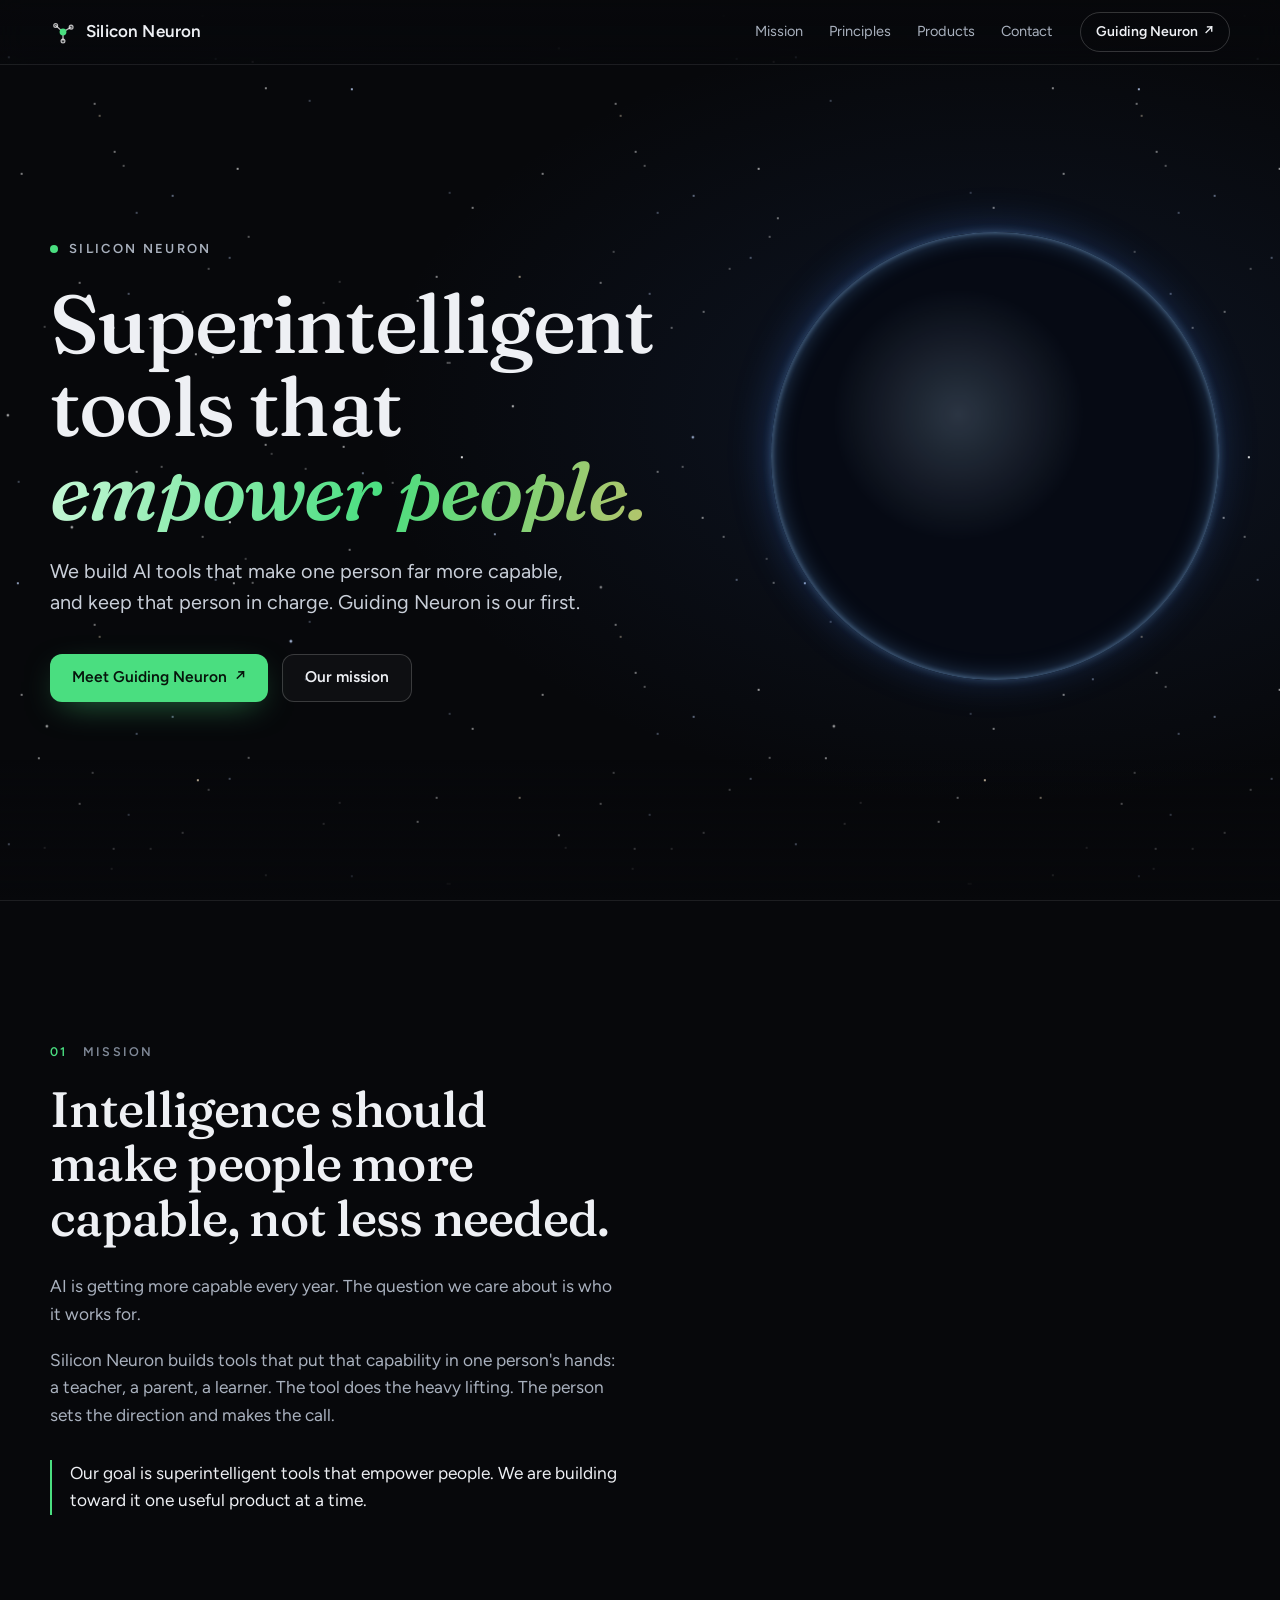
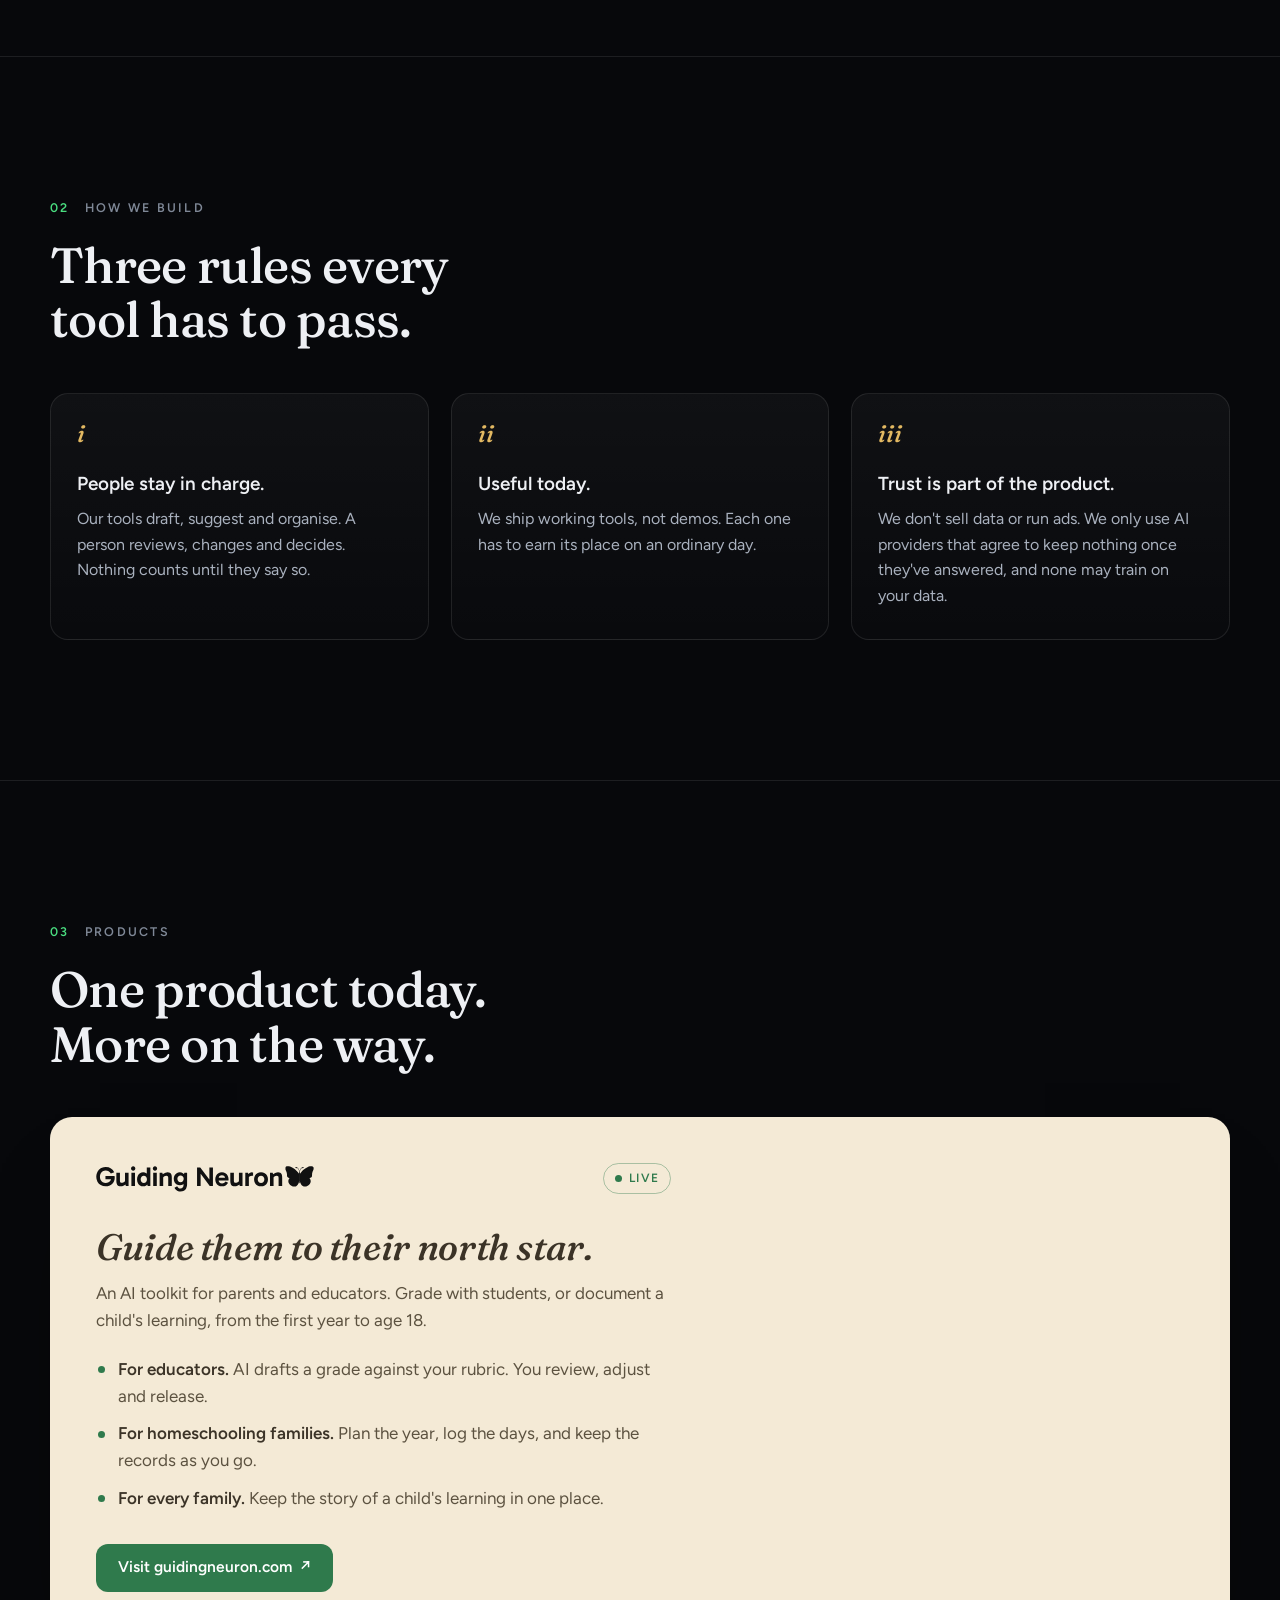
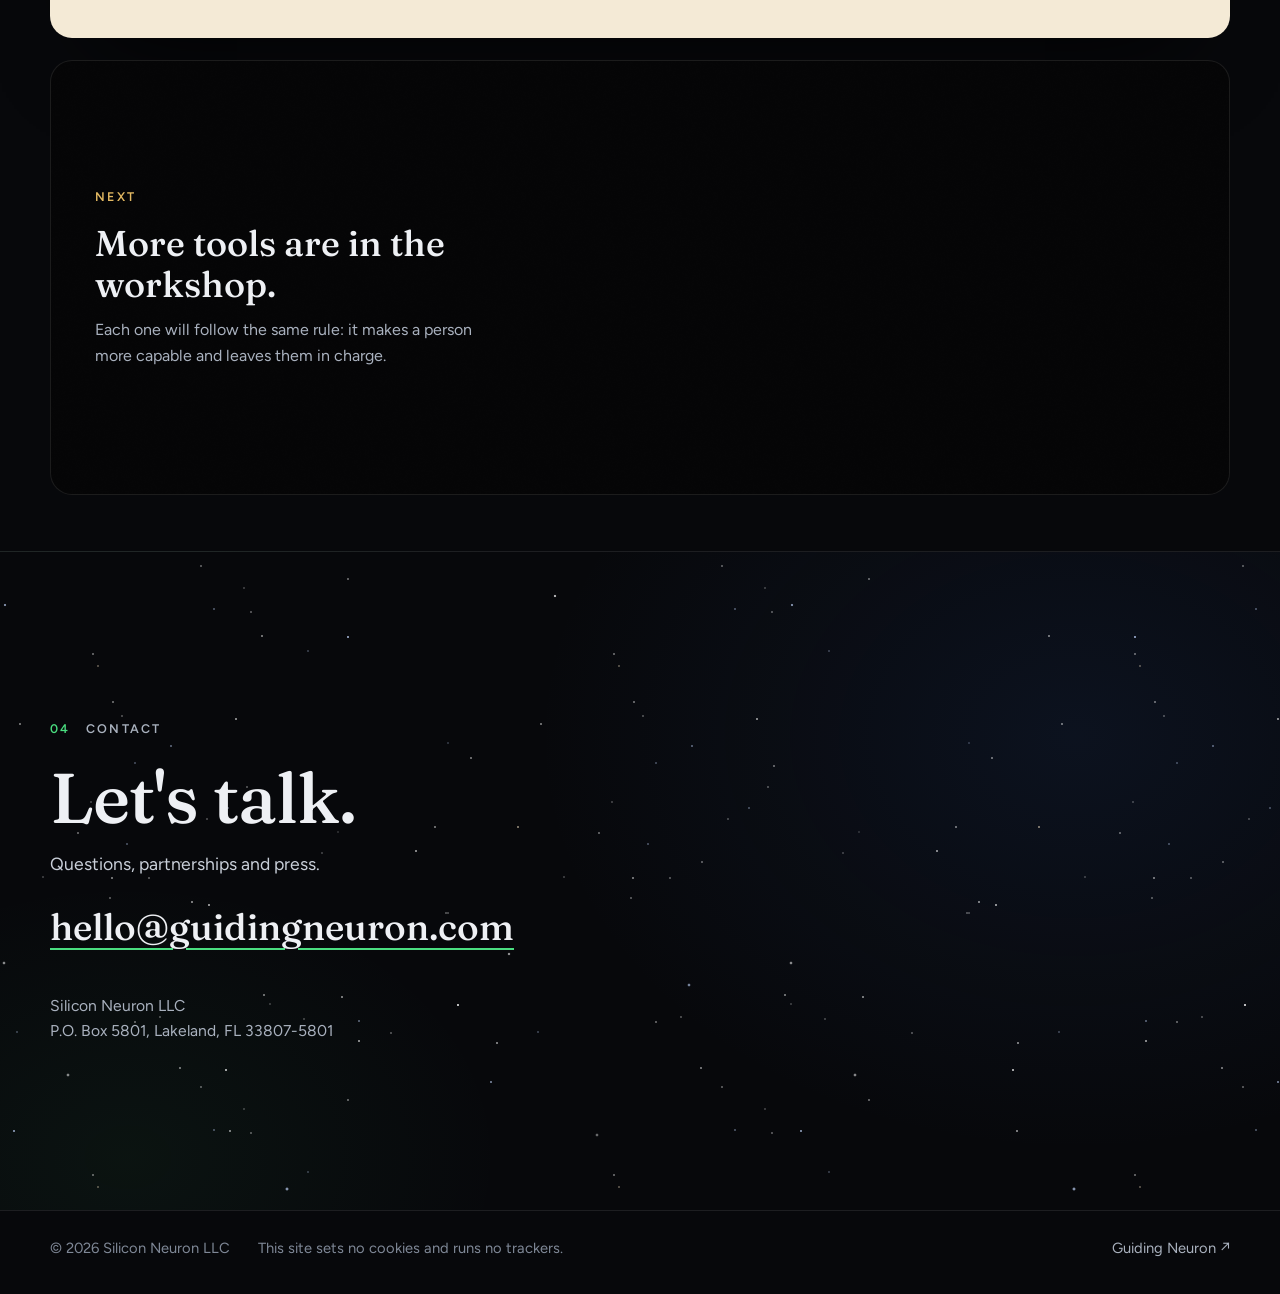
<file: index.html>
<!doctype html>
<html lang="en">
<head>
<meta charset="utf-8">
<meta name="viewport" content="width=device-width, initial-scale=1">
<!-- Plain files and one small script of our own; nothing is loaded from another company. The policy below says so to the browser. -->
<meta http-equiv="Content-Security-Policy" content="default-src 'none'; script-src 'self'; style-src 'self'; font-src 'self'; img-src 'self'; base-uri 'none'; form-action 'none'">
<meta name="referrer" content="strict-origin-when-cross-origin">
<title>Silicon Neuron — superintelligent tools that empower people</title>
<meta name="description" content="Silicon Neuron builds AI tools that make one person far more capable, and keep that person in charge. Guiding Neuron is our first product.">
<link rel="canonical" href="https://www.siliconneuron.com/">
<meta name="theme-color" content="#07080b">
<meta name="color-scheme" content="dark">
<meta property="og:type" content="website">
<meta property="og:site_name" content="Silicon Neuron">
<meta property="og:title" content="Silicon Neuron — superintelligent tools that empower people">
<meta property="og:description" content="AI tools that make one person far more capable, and keep that person in charge. Guiding Neuron is our first product.">
<meta property="og:url" content="https://www.siliconneuron.com/">
<meta property="og:image" content="https://www.siliconneuron.com/img/og.jpg">
<meta property="og:image:width" content="1200">
<meta property="og:image:height" content="630">
<meta name="twitter:card" content="summary_large_image">
<link rel="icon" href="/favicon.svg" type="image/svg+xml">
<link rel="preload" href="/fonts/Fraunces-Medium.ttf" as="font" type="font/ttf" crossorigin>
<link rel="preload" href="/fonts/Figtree-Regular.ttf" as="font" type="font/ttf" crossorigin>
<link rel="stylesheet" href="/stars.css">
<link rel="stylesheet" href="/styles.css">
<script src="/space.js" defer></script>
</head>
<body>
<a class="skip" href="#main">Skip to content</a>

<header class="top">
  <div class="wrap top-row">
    <a class="brand" href="/" aria-label="Silicon Neuron, home">
      <svg class="brand-mark" viewBox="0 0 32 32" aria-hidden="true" focusable="false">
        <g fill="none" stroke="currentColor" stroke-width="1.6" stroke-linecap="round">
          <path d="M16 16 7 8M16 16l10-6M16 16v11"/>
          <circle cx="7" cy="8" r="2.3"/><circle cx="26" cy="10" r="2.3"/><circle cx="16" cy="27" r="2.3"/>
        </g>
        <circle class="brand-core" cx="16" cy="16" r="4.2"/>
      </svg>
      <span>Silicon Neuron</span>
    </a>
    <nav class="nav" aria-label="Sections">
      <a href="#mission">Mission</a>
      <a href="#principles">Principles</a>
      <a href="#products">Products</a>
      <a href="#contact">Contact</a>
    </nav>
    <a class="pill" href="https://guidingneuron.com" rel="noopener">Guiding Neuron <span aria-hidden="true">↗</span></a>
  </div>
</header>

<main id="main">

  <section class="hero" aria-labelledby="hero-title">
    <div class="stars" aria-hidden="true"></div>
    <div class="earth-wrap" aria-hidden="true">
      <div class="earth">
        <img class="earth-surface" src="/img/earth-1200.webp" srcset="/img/earth-720.webp 720w, /img/earth-1200.webp 1200w" sizes="(max-width: 760px) 74vw, 36vw" alt="" width="1200" height="1200" decoding="async" fetchpriority="high">
        <div class="earth-night"></div>
        <div class="earth-glint"></div>
        <div class="earth-air"></div>
      </div>
    </div>
    <div class="wrap hero-body">
      <p class="eyebrow"><span class="dot" aria-hidden="true"></span>Silicon Neuron</p>
      <h1 id="hero-title">Superintelligent tools that <em>empower people.</em></h1>
      <p class="lede">We build AI tools that make one person far more capable, and keep that person in charge. Guiding Neuron is our first.</p>
      <div class="cta-row">
        <a class="btn btn-primary" href="https://guidingneuron.com" rel="noopener">Meet Guiding Neuron <span aria-hidden="true">↗</span></a>
        <a class="btn btn-ghost" href="#mission">Our mission</a>
      </div>
    </div>
  </section>

  <section class="section" id="mission" aria-labelledby="mission-title">
    <div class="wrap split">
      <div class="split-text">
        <p class="label"><span class="num">01</span> Mission</p>
        <h2 id="mission-title">Intelligence should make people more capable, not less needed.</h2>
        <p>AI is getting more capable every year. The question we care about is who it works for.</p>
        <p>Silicon Neuron builds tools that put that capability in one person's hands: a teacher, a parent, a learner. The tool does the heavy lifting. The person sets the direction and makes the call.</p>
        <p class="goal">Our goal is superintelligent tools that empower people. We are building toward it one useful product at a time.</p>
      </div>
      <figure class="split-art">
        <img src="/img/dandelion.webp" alt="A dandelion seed head glowing in the dark, a few of its seeds lifting away on the air." width="1000" height="730" loading="lazy" decoding="async">
      </figure>
    </div>
  </section>

  <section class="section" id="principles" aria-labelledby="principles-title">
    <div class="wrap">
      <p class="label"><span class="num">02</span> How we build</p>
      <h2 id="principles-title" class="narrow">Three rules every tool has to pass.</h2>
      <ol class="rules">
        <li>
          <span class="rule-num" aria-hidden="true">i</span>
          <h3>People stay in charge.</h3>
          <p>Our tools draft, suggest and organise. A person reviews, changes and decides. Nothing counts until they say so.</p>
        </li>
        <li>
          <span class="rule-num" aria-hidden="true">ii</span>
          <h3>Useful today.</h3>
          <p>We ship working tools, not demos. Each one has to earn its place on an ordinary day.</p>
        </li>
        <li>
          <span class="rule-num" aria-hidden="true">iii</span>
          <h3>Trust is part of the product.</h3>
          <p>We don't sell data or run ads. We only use AI providers that agree to keep nothing once they've answered, and none may train on your data.</p>
        </li>
      </ol>
    </div>
  </section>

  <section class="section" id="products" aria-labelledby="products-title">
    <div class="wrap">
      <p class="label"><span class="num">03</span> Products</p>
      <h2 id="products-title" class="narrow">One product today. More on the way.</h2>

      <div class="products">
        <article class="paper" aria-labelledby="gn-title">
          <div class="paper-text">
            <div class="paper-head">
              <img class="gn-logo" src="/guiding-neuron-logo.svg" alt="Guiding Neuron" width="798" height="95">
              <span class="live"><span class="live-dot" aria-hidden="true"></span>Live</span>
            </div>
            <h3 id="gn-title" class="paper-tag">Guide them to their north star.</h3>
            <p class="paper-lede">An AI toolkit for parents and educators. Grade with students, or document a child's learning, from the first year to age 18.</p>
            <ul class="paper-list">
              <li><strong>For educators.</strong> AI drafts a grade against your rubric. You review, adjust and release.</li>
              <li><strong>For homeschooling families.</strong> Plan the year, log the days, and keep the records as you go.</li>
              <li><strong>For every family.</strong> Keep the story of a child's learning in one place.</li>
            </ul>
            <a class="btn btn-paper" href="https://guidingneuron.com" rel="noopener">Visit guidingneuron.com <span aria-hidden="true">↗</span></a>
          </div>
          <figure class="paper-art">
            <img src="/img/pinwheel.webp" alt="A child's paper pinwheel standing in tall grass at dusk, catching the last of the light." width="820" height="800" loading="lazy" decoding="async">
          </figure>
        </article>

        <article class="next" aria-labelledby="next-title">
          <img class="next-art" src="/img/daisy.webp" alt="A single daisy growing from dark soil in a shaft of light." width="1248" height="832" loading="lazy" decoding="async">
          <div class="next-text">
            <p class="next-label">Next</p>
            <h3 id="next-title">More tools are in the workshop.</h3>
            <p>Each one will follow the same rule: it makes a person more capable and leaves them in charge.</p>
          </div>
        </article>
      </div>
    </div>
  </section>

  <section class="contact" id="contact" aria-labelledby="contact-title">
    <div class="stars" aria-hidden="true"></div>
    <div class="wrap contact-body">
      <p class="label"><span class="num">04</span> Contact</p>
      <h2 id="contact-title">Let's talk.</h2>
      <p class="contact-lede">Questions, partnerships and press.</p>
      <a class="mail" href="mailto:hello@guidingneuron.com">hello@guidingneuron.com</a>
      <address>Silicon Neuron LLC<br>P.O. Box 5801, Lakeland, FL 33807-5801</address>
    </div>
  </section>

</main>

<footer class="foot">
  <div class="wrap foot-row">
    <p>© 2026 Silicon Neuron LLC</p>
    <p class="foot-note">This site sets no cookies and runs no trackers.</p>
    <a href="https://guidingneuron.com" rel="noopener">Guiding Neuron <span aria-hidden="true">↗</span></a>
  </div>
</footer>

</body>
</html>
</file>
<file: stars.css>
/* Star field. Generated once (seeded), two tiled layers whose tile sizes share no factor,
   so the repeat never lines up. No images, no script. */
.stars { position: absolute; inset: 0; overflow: hidden; pointer-events: none; }
.stars::before, .stars::after { content: ""; position: absolute; inset: -28px; background-repeat: repeat; }
.stars::before {
  background-size: 521px 521px;
  background-image:
    radial-gradient(circle at 229px 42px, rgba(255,255,255,0.44) 0, rgba(255,255,255,0.44) 0.57px, transparent 1.27px),
    radial-gradient(circle at 119px 278px, rgba(255,255,255,0.37) 0, rgba(255,255,255,0.37) 0.47px, transparent 1.17px),
    radial-gradient(circle at 126px 142px, rgba(255,236,204,0.34) 0, rgba(255,236,204,0.34) 0.83px, transparent 1.53px),
    radial-gradient(circle at 25px 303px, rgba(255,236,204,0.53) 0, rgba(255,236,204,0.53) 0.83px, transparent 1.53px),
    radial-gradient(circle at 71px 353px, rgba(255,255,255,0.37) 0, rgba(255,255,255,0.37) 0.45px, transparent 1.15px),
    radial-gradient(circle at 350px 329px, rgba(255,255,255,0.23) 0, rgba(255,255,255,0.23) 0.73px, transparent 1.43px),
    radial-gradient(circle at 256px 284px, rgba(196,216,255,0.34) 0, rgba(196,216,255,0.34) 0.85px, transparent 1.55px),
    radial-gradient(circle at 188px 493px, rgba(255,255,255,0.42) 0, rgba(255,255,255,0.42) 0.51px, transparent 1.21px),
    radial-gradient(circle at 336px 127px, rgba(196,216,255,0.35) 0, rgba(196,216,255,0.35) 0.54px, transparent 1.24px),
    radial-gradient(circle at 199px 222px, rgba(196,216,255,0.44) 0, rgba(196,216,255,0.44) 0.80px, transparent 1.50px),
    radial-gradient(circle at 209px 338px, rgba(255,255,255,0.37) 0, rgba(255,255,255,0.37) 0.74px, transparent 1.44px),
    radial-gradient(circle at 163px 239px, rgba(196,216,255,0.34) 0, rgba(196,216,255,0.34) 0.66px, transparent 1.36px),
    radial-gradient(circle at 476px 219px, rgba(196,216,255,0.25) 0, rgba(196,216,255,0.25) 0.64px, transparent 1.34px),
    radial-gradient(circle at 366px 308px, rgba(255,255,255,0.25) 0, rgba(255,255,255,0.25) 0.46px, transparent 1.16px),
    radial-gradient(circle at 208px 23px, rgba(255,255,255,0.54) 0, rgba(255,255,255,0.54) 0.63px, transparent 1.33px),
    radial-gradient(circle at 163px 498px, rgba(255,255,255,0.59) 0, rgba(255,255,255,0.59) 0.47px, transparent 1.17px),
    radial-gradient(circle at 463px 303px, rgba(255,255,255,0.48) 0, rgba(255,255,255,0.48) 0.69px, transparent 1.39px),
    radial-gradient(circle at 279px 88px, rgba(255,255,255,0.34) 0, rgba(255,255,255,0.34) 0.70px, transparent 1.40px),
    radial-gradient(circle at 150px 192px, rgba(255,255,255,0.44) 0, rgba(255,255,255,0.44) 0.48px, transparent 1.18px),
    radial-gradient(circle at 264px 195px, rgba(255,255,255,0.58) 0, rgba(255,255,255,0.58) 0.76px, transparent 1.46px),
    radial-gradient(circle at 499px 234px, rgba(255,255,255,0.53) 0, rgba(255,255,255,0.53) 0.61px, transparent 1.31px),
    radial-gradient(circle at 272px 64px, rgba(255,255,255,0.30) 0, rgba(255,255,255,0.30) 0.54px, transparent 1.24px),
    radial-gradient(circle at 298px 480px, rgba(255,255,255,0.30) 0, rgba(255,255,255,0.30) 0.51px, transparent 1.21px),
    radial-gradient(circle at 292px 471px, rgba(255,255,255,0.58) 0, rgba(255,255,255,0.58) 0.58px, transparent 1.28px),
    radial-gradient(circle at 235px 295px, rgba(255,255,255,0.41) 0, rgba(255,255,255,0.41) 0.47px, transparent 1.17px),
    radial-gradient(circle at 444px 327px, rgba(255,255,255,0.59) 0, rgba(255,255,255,0.59) 0.71px, transparent 1.41px),
    radial-gradient(circle at 370px 473px, rgba(255,255,255,0.53) 0, rgba(255,255,255,0.53) 0.77px, transparent 1.47px),
    radial-gradient(circle at 45px 508px, rgba(196,216,255,0.44) 0, rgba(196,216,255,0.44) 0.47px, transparent 1.17px),
    radial-gradient(circle at 419px 509px, rgba(255,255,255,0.31) 0, rgba(255,255,255,0.31) 0.72px, transparent 1.42px),
    radial-gradient(circle at 155px 320px, rgba(196,216,255,0.35) 0, rgba(196,216,255,0.35) 0.81px, transparent 1.51px),
    radial-gradient(circle at 48px 200px, rgba(255,255,255,0.50) 0, rgba(255,255,255,0.50) 0.66px, transparent 1.36px),
    radial-gradient(circle at 474px 389px, rgba(255,255,255,0.31) 0, rgba(255,255,255,0.31) 0.76px, transparent 1.46px),
    radial-gradient(circle at 140px 354px, rgba(255,255,255,0.55) 0, rgba(255,255,255,0.55) 0.63px, transparent 1.33px),
    radial-gradient(circle at 141px 178px, rgba(255,255,255,0.42) 0, rgba(255,255,255,0.42) 0.79px, transparent 1.49px),
    radial-gradient(circle at 376px 55px, rgba(255,255,255,0.51) 0, rgba(255,255,255,0.51) 0.56px, transparent 1.26px),
    radial-gradient(circle at 332px 495px, rgba(255,255,255,0.25) 0, rgba(255,255,255,0.25) 0.82px, transparent 1.52px),
    radial-gradient(circle at 177px 354px, rgba(255,255,255,0.33) 0, rgba(255,255,255,0.33) 0.82px, transparent 1.52px),
    radial-gradient(circle at 4px 519px, rgba(255,255,255,0.53) 0, rgba(255,255,255,0.53) 0.84px, transparent 1.54px),
    radial-gradient(circle at 476px 389px, rgba(255,255,255,0.29) 0, rgba(255,255,255,0.29) 0.70px, transparent 1.40px),
    radial-gradient(circle at 121px 130px, rgba(255,255,255,0.40) 0, rgba(255,255,255,0.40) 0.74px, transparent 1.44px),
    radial-gradient(circle at 138px 374px, rgba(255,255,255,0.34) 0, rgba(255,255,255,0.34) 0.78px, transparent 1.48px),
    radial-gradient(circle at 106px 309px, rgba(255,255,255,0.45) 0, rgba(255,255,255,0.45) 0.61px, transparent 1.31px),
    radial-gradient(circle at 242px 85px, rgba(196,216,255,0.44) 0, rgba(196,216,255,0.44) 0.60px, transparent 1.30px),
    radial-gradient(circle at 275px 263px, rgba(255,255,255,0.31) 0, rgba(255,255,255,0.31) 0.82px, transparent 1.52px);
}
.stars::after {
  background-size: 787px 787px;
  background-image:
    radial-gradient(circle at 222px 17px, rgba(255,236,204,0.78) 0, rgba(255,236,204,0.78) 0.88px, transparent 1.58px),
    radial-gradient(circle at 519px 558px, rgba(196,216,255,0.58) 0, rgba(196,216,255,0.58) 0.74px, transparent 1.44px),
    radial-gradient(circle at 96px 551px, rgba(255,255,255,0.60) 0, rgba(255,255,255,0.60) 1.04px, transparent 1.74px),
    radial-gradient(circle at 717px 461px, rgba(196,216,255,0.69) 0, rgba(196,216,255,0.69) 1.02px, transparent 1.72px),
    radial-gradient(circle at 387px 497px, rgba(196,216,255,0.43) 0, rgba(196,216,255,0.43) 0.79px, transparent 1.49px),
    radial-gradient(circle at 625px 611px, rgba(255,255,255,0.46) 0, rgba(255,255,255,0.46) 1.03px, transparent 1.73px),
    radial-gradient(circle at 254px 546px, rgba(255,255,255,0.74) 0, rgba(255,255,255,0.74) 0.75px, transparent 1.45px),
    radial-gradient(circle at 486px 481px, rgba(255,255,255,0.85) 0, rgba(255,255,255,0.85) 0.74px, transparent 1.44px),
    radial-gradient(circle at 376px 113px, rgba(196,216,255,0.76) 0, rgba(196,216,255,0.76) 0.73px, transparent 1.43px),
    radial-gradient(circle at 63px 782px, rgba(255,255,255,0.48) 0, rgba(255,255,255,0.48) 0.67px, transparent 1.37px),
    radial-gradient(circle at 387px 517px, rgba(255,255,255,0.63) 0, rgba(255,255,255,0.63) 0.67px, transparent 1.37px),
    radial-gradient(circle at 258px 607px, rgba(255,255,255,0.54) 0, rgba(255,255,255,0.54) 0.82px, transparent 1.52px),
    radial-gradient(circle at 71px 750px, rgba(255,255,255,0.55) 0, rgba(255,255,255,0.55) 1.05px, transparent 1.75px),
    radial-gradient(circle at 583px 72px, rgba(255,255,255,0.79) 0, rgba(255,255,255,0.79) 0.91px, transparent 1.61px),
    radial-gradient(circle at 315px 665px, rgba(196,216,255,0.78) 0, rgba(196,216,255,0.78) 1.10px, transparent 1.80px),
    radial-gradient(circle at 33px 81px, rgba(196,216,255,0.71) 0, rgba(196,216,255,0.71) 0.90px, transparent 1.60px),
    radial-gradient(circle at 15px 242px, rgba(255,255,255,0.47) 0, rgba(255,255,255,0.47) 0.62px, transparent 1.32px),
    radial-gradient(circle at 220px 378px, rgba(255,255,255,0.54) 0, rgba(255,255,255,0.54) 0.77px, transparent 1.47px),
    radial-gradient(circle at 290px 112px, rgba(255,255,255,0.49) 0, rgba(255,255,255,0.49) 0.85px, transparent 1.55px),
    radial-gradient(circle at 330px 703px, rgba(196,216,255,0.43) 0, rgba(196,216,255,0.43) 0.62px, transparent 1.32px),
    radial-gradient(circle at 42px 607px, rgba(196,216,255,0.69) 0, rgba(196,216,255,0.69) 0.78px, transparent 1.48px),
    radial-gradient(circle at 537px 430px, rgba(255,255,255,0.63) 0, rgba(255,255,255,0.63) 0.94px, transparent 1.64px),
    radial-gradient(circle at 237px 381px, rgba(255,255,255,0.64) 0, rgba(255,255,255,0.64) 0.80px, transparent 1.50px),
    radial-gradient(circle at 32px 439px, rgba(255,255,255,0.61) 0, rgba(255,255,255,0.61) 1.01px, transparent 1.71px);
}
</file>
<file: styles.css>
/* Silicon Neuron — company site. Plain CSS, no build step, no scripts. */

@font-face { font-family: "Fraunces"; src: url("/fonts/Fraunces-Medium.ttf") format("truetype"); font-weight: 500; font-style: normal; font-display: swap; }
@font-face { font-family: "Fraunces"; src: url("/fonts/Fraunces-MediumItalic.ttf") format("truetype"); font-weight: 500; font-style: italic; font-display: swap; }
@font-face { font-family: "Figtree"; src: url("/fonts/Figtree-Regular.ttf") format("truetype"); font-weight: 400; font-style: normal; font-display: swap; }
@font-face { font-family: "Figtree"; src: url("/fonts/Figtree-SemiBold.ttf") format("truetype"); font-weight: 600; font-style: normal; font-display: swap; }

:root {
  --bg: #07080b;
  --line: rgba(255, 255, 255, 0.09);
  --line-2: rgba(255, 255, 255, 0.18);
  --text: #eef0f4;
  --soft: #c9cfd9;
  --muted: #a9b1be;
  --dim: #7f8897;
  --green: #4ade80;
  --green-ink: #06140b;
  --gold: #e3b962;
  /* Guiding Neuron's own colours, for its card. */
  --paper: #f4ead6;
  --ink: #3b3327;
  --prose: #5c5240;
  --go: #2f7a4c;
  --display: "Fraunces", Georgia, "Times New Roman", serif;
  --sans: "Figtree", system-ui, -apple-system, "Segoe UI", Roboto, "Helvetica Neue", Arial, sans-serif;
  color-scheme: dark;
}

*, *::before, *::after { box-sizing: border-box; }

html { background: var(--bg); scroll-padding-top: 84px; -webkit-text-size-adjust: 100%; }

body {
  margin: 0;
  background: var(--bg);
  color: var(--text);
  font: 400 17px/1.6 var(--sans);
  -webkit-font-smoothing: antialiased;
  -moz-osx-font-smoothing: grayscale;
  text-rendering: optimizeLegibility;
}

img { max-width: 100%; display: block; }
a { color: inherit; }
::selection { background: rgba(74, 222, 128, 0.32); color: #fff; }
:focus-visible { outline: 2px solid var(--green); outline-offset: 3px; border-radius: 6px; }

.wrap { width: min(100% - 48px, 1180px); margin-inline: auto; }

.skip { position: absolute; left: -9999px; top: 12px; z-index: 100; background: var(--green); color: var(--green-ink); padding: 10px 14px; border-radius: 10px; font-weight: 600; text-decoration: none; }
.skip:focus { left: 16px; }

/* ── top bar ───────────────────────────────────────────── */
.top {
  position: fixed; inset: 0 0 auto 0; z-index: 50;
  background: linear-gradient(180deg, rgba(7, 8, 11, 0.86), rgba(7, 8, 11, 0.6));
  -webkit-backdrop-filter: blur(14px) saturate(140%);
  backdrop-filter: blur(14px) saturate(140%);
  border-bottom: 1px solid var(--line);
}
.top-row { display: flex; align-items: center; gap: 28px; height: 64px; }
.brand { display: inline-flex; align-items: center; gap: 10px; font-weight: 600; font-size: 17px; letter-spacing: 0.01em; text-decoration: none; color: var(--text); white-space: nowrap; }
.brand-mark { width: 26px; height: 26px; color: rgba(255, 255, 255, 0.72); flex: none; }
.brand-core { fill: var(--green); }
.nav { margin-left: auto; display: flex; gap: 26px; }
.nav a { color: var(--muted); font-size: 14.5px; text-decoration: none; transition: color 0.15s; }
.nav a:hover { color: var(--text); }
.pill { display: inline-flex; align-items: center; gap: 6px; border: 1px solid var(--line-2); border-radius: 999px; padding: 8px 15px; font-weight: 600; font-size: 14px; text-decoration: none; color: var(--text); white-space: nowrap; transition: border-color 0.15s, background 0.15s; }
.pill:hover { border-color: var(--green); background: rgba(74, 222, 128, 0.08); }

/* ── hero ──────────────────────────────────────────────── */
/* --px / --py run from -1 to 1 and say where the light is, relative to the
   Earth. space.js moves them with the pointer; these are the resting values. */
.hero {
  --px: -0.45; --py: -0.35;
  position: relative; overflow: hidden; min-height: min(100svh, 940px); display: flex; align-items: center;
  background: radial-gradient(70% 62% at 78% 46%, rgba(46, 86, 160, 0.17), transparent 70%);
}
.hero::after { content: ""; position: absolute; inset: auto 0 0 0; height: 140px; background: linear-gradient(0deg, var(--bg), transparent); pointer-events: none; }
.hero .stars::before { transform: translate3d(calc(var(--px) * -6px), calc(var(--py) * -6px), 0); }
.hero .stars::after { transform: translate3d(calc(var(--px) * -14px), calc(var(--py) * -14px), 0); }

.earth-wrap {
  position: absolute; top: 50%; right: clamp(20px, 4.5vw, 140px);
  width: clamp(280px, 35vw, 580px); aspect-ratio: 1;
  container-type: inline-size;
  transform: translate3d(calc(var(--px) * 10px), calc(-48% + var(--py) * 10px), 0);
}
/* The glow outside the disc leans toward the lit side. */
.earth {
  position: absolute; inset: 0; border-radius: 50%; overflow: hidden; isolation: isolate; background: #060a14;
  box-shadow: 0 0 60px rgba(64, 132, 255, 0.24);
  box-shadow: calc(var(--px) * 2.2cqw) calc(var(--py) * 2.2cqw) 9cqw rgba(64, 132, 255, 0.26), 0 0 2.2cqw rgba(150, 205, 255, 0.3);
}
/* Drawn a little larger than the disc so it can slide under it: the surface seems to turn. */
.earth-surface { position: absolute; left: -4%; top: -4%; width: 108%; height: 108%; max-width: none; transform: translate3d(calc(var(--px) * -2.4cqw), calc(var(--py) * -2.4cqw), 0); }
.earth-night {
  position: absolute; inset: 0;
  background: radial-gradient(circle at 32% 36%, rgba(3, 6, 14, 0) 0 40%, rgba(3, 6, 14, 0.92) 100%);
  background: radial-gradient(circle 80cqw at calc(50% + var(--px) * 32%) calc(50% + var(--py) * 32%), rgba(3, 6, 14, 0) 0%, rgba(3, 6, 14, 0) 38%, rgba(3, 6, 14, 0.46) 60%, rgba(3, 6, 14, 0.9) 84%, rgba(3, 6, 14, 0.97) 100%);
}
.earth-glint {
  position: absolute; inset: 0; mix-blend-mode: screen;
  background: radial-gradient(circle at calc(50% + var(--px) * 30%) calc(50% + var(--py) * 30%), rgba(190, 225, 255, 0.2) 0%, rgba(190, 225, 255, 0) 34%);
}
.earth-air { position: absolute; inset: 0; border-radius: 50%; box-shadow: inset 0 0 24px rgba(110, 175, 255, 0.38); box-shadow: inset 0 0 5cqw rgba(110, 175, 255, 0.38), inset 0 0 1.4cqw rgba(170, 215, 255, 0.55); }

.hero-body { position: relative; z-index: 2; padding-block: 132px 96px; }

.eyebrow { display: inline-flex; align-items: center; gap: 11px; margin: 0; font-weight: 600; font-size: 13px; letter-spacing: 0.18em; text-transform: uppercase; color: var(--muted); }
.dot { width: 8px; height: 8px; border-radius: 50%; background: var(--green); box-shadow: 0 0 0 0 rgba(74, 222, 128, 0.55); flex: none; }

h1 {
  font-family: var(--display); font-weight: 500;
  font-size: clamp(2.3rem, 6.4vw, 5.4rem);
  line-height: 1.02; letter-spacing: -0.022em;
  margin: 20px 0 24px; max-width: min(760px, 56vw);
  overflow-wrap: break-word;
}
h1 em {
  display: block; font-style: italic; padding-right: 0.08em;
  background: linear-gradient(100deg, #c6f7d6 0%, var(--green) 46%, var(--gold) 100%);
  -webkit-background-clip: text; background-clip: text;
  -webkit-text-fill-color: transparent; color: transparent;
}
.lede { margin: 0; max-width: min(34rem, 52vw); font-size: clamp(1.08rem, 1.55vw, 1.3rem); line-height: 1.55; color: var(--soft); }

.cta-row { display: flex; flex-wrap: wrap; gap: 14px; margin-top: 36px; }
.btn { display: inline-flex; align-items: center; justify-content: center; gap: 8px; min-height: 48px; padding: 0 22px; border-radius: 12px; font-weight: 600; font-size: 15.5px; text-decoration: none; transition: transform 0.15s, background 0.15s, border-color 0.15s, box-shadow 0.15s; }
.btn-primary { background: var(--green); color: var(--green-ink); box-shadow: 0 10px 34px -12px rgba(74, 222, 128, 0.6); }
.btn-primary:hover { background: #6ee7a0; transform: translateY(-1px); }
.btn-ghost { border: 1px solid var(--line-2); background: rgba(255, 255, 255, 0.03); color: var(--text); }
.btn-ghost:hover { border-color: rgba(255, 255, 255, 0.42); background: rgba(255, 255, 255, 0.06); }

/* ── sections ──────────────────────────────────────────── */
.section { padding-block: clamp(84px, 11vw, 150px); border-top: 1px solid var(--line); }
.label { margin: 0 0 20px; font-weight: 600; font-size: 12.5px; letter-spacing: 0.18em; text-transform: uppercase; color: var(--dim); }
.num { color: var(--green); margin-right: 10px; }

h2 { font-family: var(--display); font-weight: 500; font-size: clamp(1.9rem, 4vw, 3.1rem); line-height: 1.1; letter-spacing: -0.015em; margin: 0 0 28px; text-wrap: balance; }
h2.narrow { max-width: 20ch; }
h3 { margin: 0; }

.section p { color: var(--muted); font-size: 1.08rem; max-width: 36rem; margin: 0 0 18px; }
.section p.label { color: var(--dim); font-size: 12.5px; margin: 0 0 20px; }
.section p.goal { color: var(--text); border-left: 2px solid var(--green); padding-left: 18px; margin: 30px 0 0; }

.split { display: grid; grid-template-columns: 1.05fr 0.95fr; gap: clamp(32px, 6vw, 88px); align-items: center; }
.split-art { margin: 0; }
/* No frame: the picture's own darkness fades into the page. */
.split-art img {
  width: 100%; height: auto;
  -webkit-mask-image: radial-gradient(ellipse 66% 66% at 46% 46%, #000 52%, transparent 100%);
  mask-image: radial-gradient(ellipse 66% 66% at 46% 46%, #000 52%, transparent 100%);
}

.rules { list-style: none; padding: 0; margin: 46px 0 0; display: grid; grid-template-columns: repeat(3, 1fr); gap: 22px; }
.rules li { border: 1px solid var(--line); border-radius: 18px; padding: 28px 26px 30px; background: linear-gradient(180deg, rgba(255, 255, 255, 0.04), rgba(255, 255, 255, 0.012)); transition: border-color 0.2s, transform 0.2s; }
.rules li:hover { border-color: var(--line-2); transform: translateY(-2px); }
.rule-num { display: block; font-family: var(--display); font-style: italic; font-size: 1.5rem; line-height: 1; color: var(--gold); margin-bottom: 26px; }
.rules h3 { font: 600 1.18rem/1.3 var(--sans); color: var(--text); margin-bottom: 10px; }
.section .rules p { font-size: 1rem; margin: 0; }

/* ── products ──────────────────────────────────────────── */
/* Two wide cards, one under the other: words on the left, a picture on the right. */
.products { display: grid; gap: 22px; margin-top: 46px; }

.paper { display: grid; grid-template-columns: 1.3fr 1fr; background: var(--paper); color: var(--ink); border-radius: 22px; overflow: hidden; box-shadow: 0 50px 90px -50px rgba(0, 0, 0, 0.95); }
.paper-text { padding: clamp(26px, 4vw, 46px); }
.paper-art { position: relative; margin: 0; min-height: 320px; }
.paper-art img { position: absolute; inset: 0; width: 100%; height: 100%; object-fit: cover; object-position: 46% 38%; }
.paper-head { display: flex; align-items: center; justify-content: space-between; gap: 16px; }
.gn-logo { height: 26px; width: auto; max-width: 68%; }
.live { display: inline-flex; align-items: center; gap: 7px; font-weight: 600; font-size: 12px; letter-spacing: 0.1em; text-transform: uppercase; color: var(--go); border: 1px solid rgba(47, 122, 76, 0.38); padding: 5px 11px; border-radius: 999px; white-space: nowrap; }
.live-dot { width: 7px; height: 7px; border-radius: 50%; background: var(--go); }
.paper-tag { font-family: var(--display); font-style: italic; font-weight: 500; font-size: clamp(1.6rem, 3vw, 2.3rem); line-height: 1.12; letter-spacing: -0.01em; margin: 32px 0 12px; color: var(--ink); }
.section .paper p.paper-lede { color: var(--prose); font-size: 1.06rem; max-width: 38rem; margin: 0 0 22px; }
.paper-list { list-style: none; padding: 0; margin: 0 0 32px; display: grid; gap: 10px; }
.paper-list li { position: relative; padding-left: 22px; color: var(--prose); }
.paper-list li::before { content: ""; position: absolute; left: 2px; top: 0.62em; width: 7px; height: 7px; border-radius: 50%; background: var(--go); }
.paper-list strong { color: var(--ink); font-weight: 600; }
.btn-paper { background: var(--go); color: #fff; }
.btn-paper:hover { background: #276841; transform: translateY(-1px); }

/* The last card runs down close to the divider, so the section doesn't end on a
   band of empty space; the picture inside grows with the card. */
#products { padding-bottom: clamp(40px, 4.4vw, 60px); }
.next { position: relative; overflow: hidden; display: flex; align-items: center; min-height: clamp(340px, 34vw, 480px); border: 1px solid var(--line); border-radius: 22px; background: #050506; }
/* The whole picture at the card's height, never stretched across it (that
   blew the flower up and cut its petals off). Its edges fade into the card. */
.next-art {
  position: absolute; top: 0; bottom: 0; left: auto; right: clamp(16px, 6vw, 12%);
  height: 100%; width: auto; max-width: none;
  /* A pool of light around the flower, following the photo's own falloff. A
     straight left-to-right fade drew faint vertical stripes across the dark. */
  -webkit-mask-image: radial-gradient(ellipse 44% 92% at 56% 62%, #000 30%, transparent 100%);
  mask-image: radial-gradient(ellipse 44% 92% at 56% 62%, #000 30%, transparent 100%);
}
/* Grain over the card: a fade through colours this dark has only a handful of
   steps to use, and they showed as faint vertical stripes beside the flower. */
.next::before { content: ""; position: absolute; inset: 0; z-index: 1; background: url("/img/grain.png"); pointer-events: none; }
.next-text { position: relative; z-index: 2; padding: clamp(26px, 4vw, 44px); max-width: min(31rem, 52%); }
.section .next p.next-label { margin: 0 0 16px; font-weight: 600; font-size: 12.5px; letter-spacing: 0.18em; text-transform: uppercase; color: var(--gold); }
.next h3 { font-family: var(--display); font-weight: 500; font-size: clamp(1.5rem, 2.8vw, 2.3rem); line-height: 1.15; margin: 0 0 12px; }
.section .next p { margin: 0; font-size: 1rem; }

/* ── contact ───────────────────────────────────────────── */
.contact {
  position: relative; overflow: hidden; border-top: 1px solid var(--line); padding-block: clamp(96px, 13vw, 170px);
  background:
    radial-gradient(60% 90% at 84% 28%, rgba(46, 86, 160, 0.13), transparent 70%),
    radial-gradient(42% 60% at 10% 92%, rgba(74, 222, 128, 0.05), transparent 70%);
}
.contact .stars { opacity: 0.85; }
.contact-body { position: relative; }
.contact .label { color: var(--muted); }
.contact h2 { font-size: clamp(2.4rem, 6vw, 4.4rem); margin-bottom: 14px; }
.contact-lede { margin: 0 0 20px; color: var(--soft); font-size: 1.1rem; }
.mail { font-family: var(--display); font-size: clamp(1.3rem, 3.4vw, 2.3rem); color: var(--text); text-decoration: underline; text-decoration-color: var(--green); text-decoration-thickness: 2px; text-underline-offset: 0.22em; overflow-wrap: anywhere; transition: color 0.15s; }
.mail:hover { color: var(--green); }
address { font-style: normal; color: var(--muted); margin-top: 36px; font-size: 0.98rem; line-height: 1.6; }

/* ── footer ────────────────────────────────────────────── */
.foot { border-top: 1px solid var(--line); padding: 26px 0 34px; color: var(--dim); font-size: 0.92rem; }
.foot-row { display: flex; flex-wrap: wrap; align-items: center; gap: 10px 28px; }
.foot p { margin: 0; }
.foot a { margin-left: auto; color: var(--muted); text-decoration: none; }
.foot a:hover { color: var(--text); }

/* ── motion: the far stars breathe and the dot beats here; the light on the
   Earth is space.js. All of it stops under "reduce motion". ── */
@media (prefers-reduced-motion: no-preference) {
  html { scroll-behavior: smooth; }
  .stars::after { animation: twinkle 7s ease-in-out infinite alternate; }
  .dot { animation: beat 2.8s ease-out infinite; }
}
@keyframes twinkle { from { opacity: 0.55; } to { opacity: 1; } }
@keyframes beat { 0% { box-shadow: 0 0 0 0 rgba(74, 222, 128, 0.55); } 70%, 100% { box-shadow: 0 0 0 9px rgba(74, 222, 128, 0); } }

/* ── narrower screens ──────────────────────────────────── */
@media (max-width: 900px) {
  .split, .paper { grid-template-columns: 1fr; }
  .rules { grid-template-columns: 1fr; gap: 14px; }
  .rule-num { margin-bottom: 16px; }
  /* Pictures move above the words. */
  .paper-art { order: -1; min-height: 0; aspect-ratio: 16 / 10; }
  .paper-art img { object-position: 46% 30%; }
  /* The flower keeps the top of the card to itself; the words sit on plain dark below it. */
  .next { min-height: 440px; align-items: flex-end; }
  .next-art { inset: 0 0 auto 0; width: 100%; height: 60%; object-fit: cover; object-position: 62% 50%; -webkit-mask-image: none; mask-image: none; }
  .next::after { content: ""; position: absolute; inset: 0; pointer-events: none; background: linear-gradient(0deg, #050506 0%, #050506 40%, rgba(5, 5, 6, 0) 60%); }
  .next-text { max-width: none; }
}
@media (max-width: 760px) {
  .wrap { width: min(100% - 40px, 1180px); }
  .nav { display: none; }
  .pill { margin-left: auto; }
  .hero { align-items: flex-end; min-height: 100svh; background: radial-gradient(90% 46% at 50% 26%, rgba(46, 86, 160, 0.18), transparent 70%); }
  .earth-wrap { top: 96px; right: auto; left: 50%; width: min(74vw, 340px); transform: translate3d(calc(-50% + var(--px) * 6px), calc(var(--py) * 6px), 0); }
  .hero-body { padding-block: calc(min(74vw, 340px) + 132px) 60px; }
  h1, .lede { max-width: none; }
  .foot a { margin-left: 0; }
}
</file>
